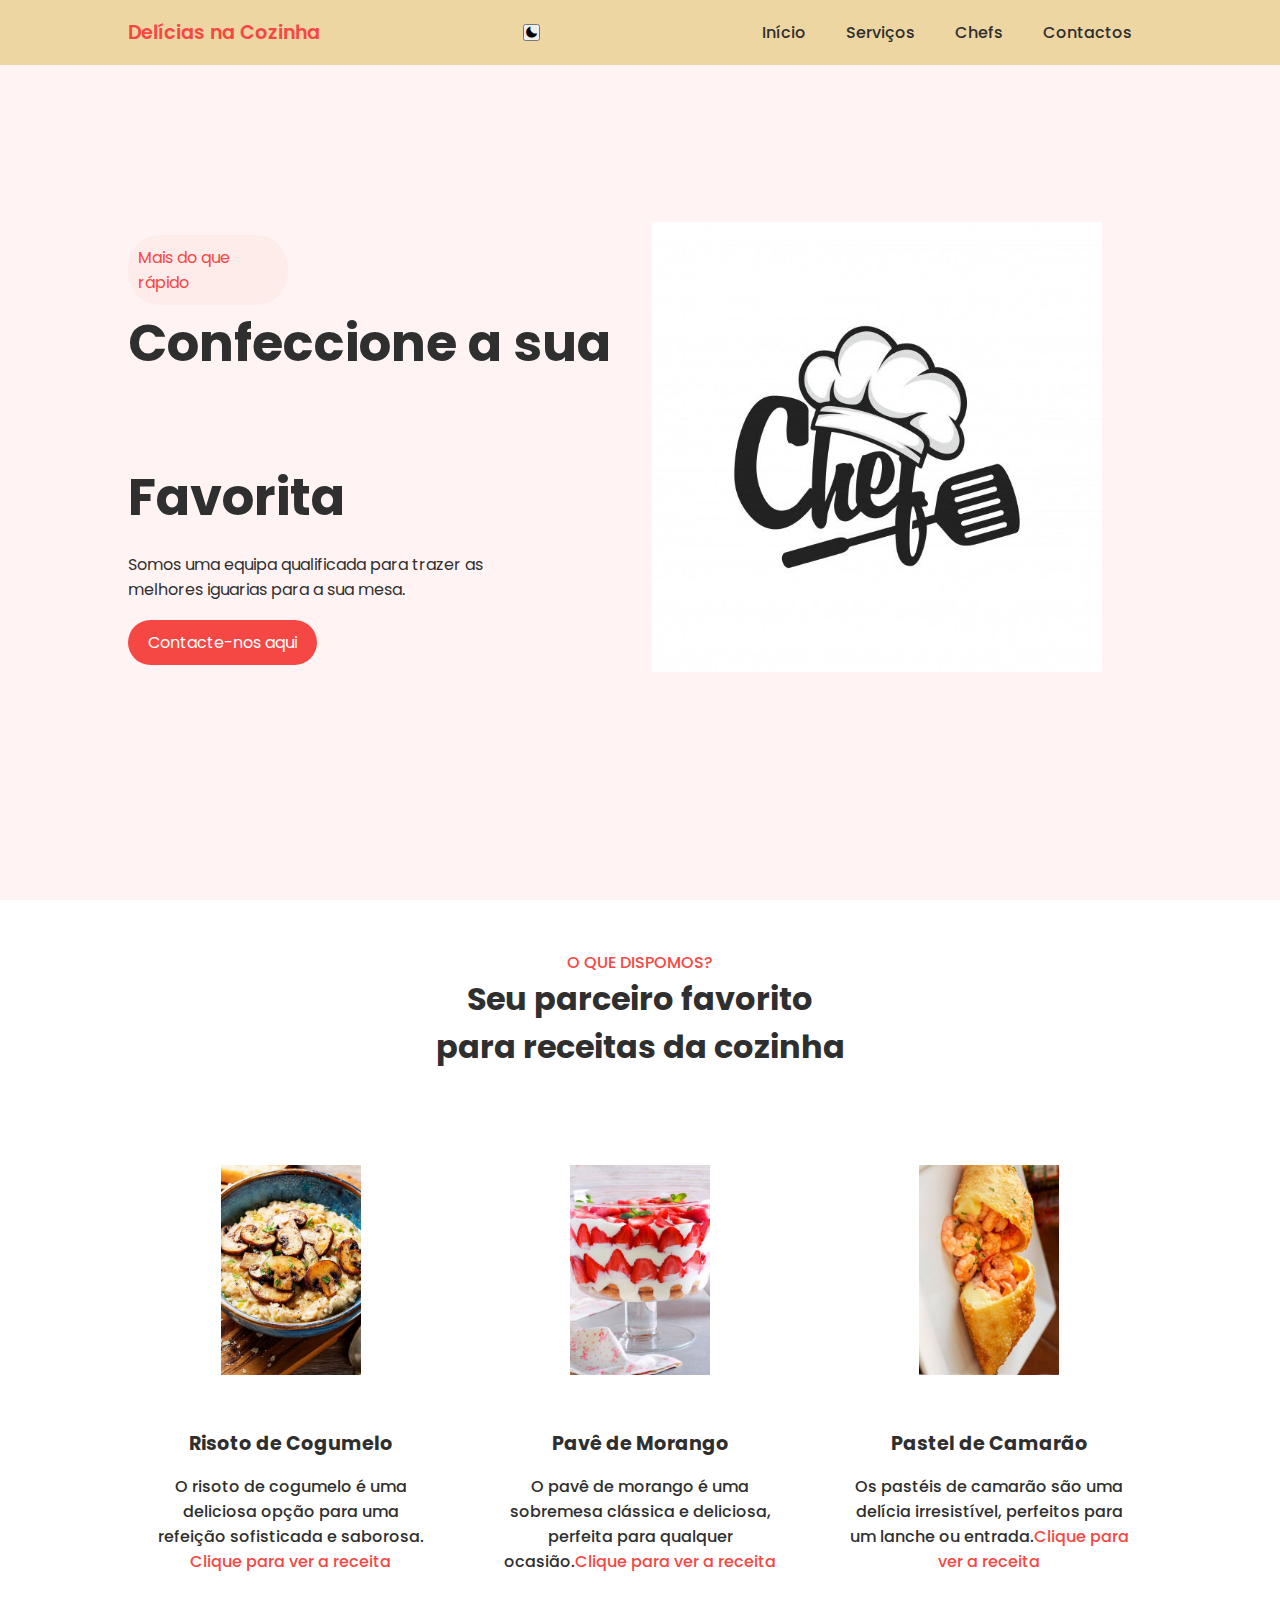
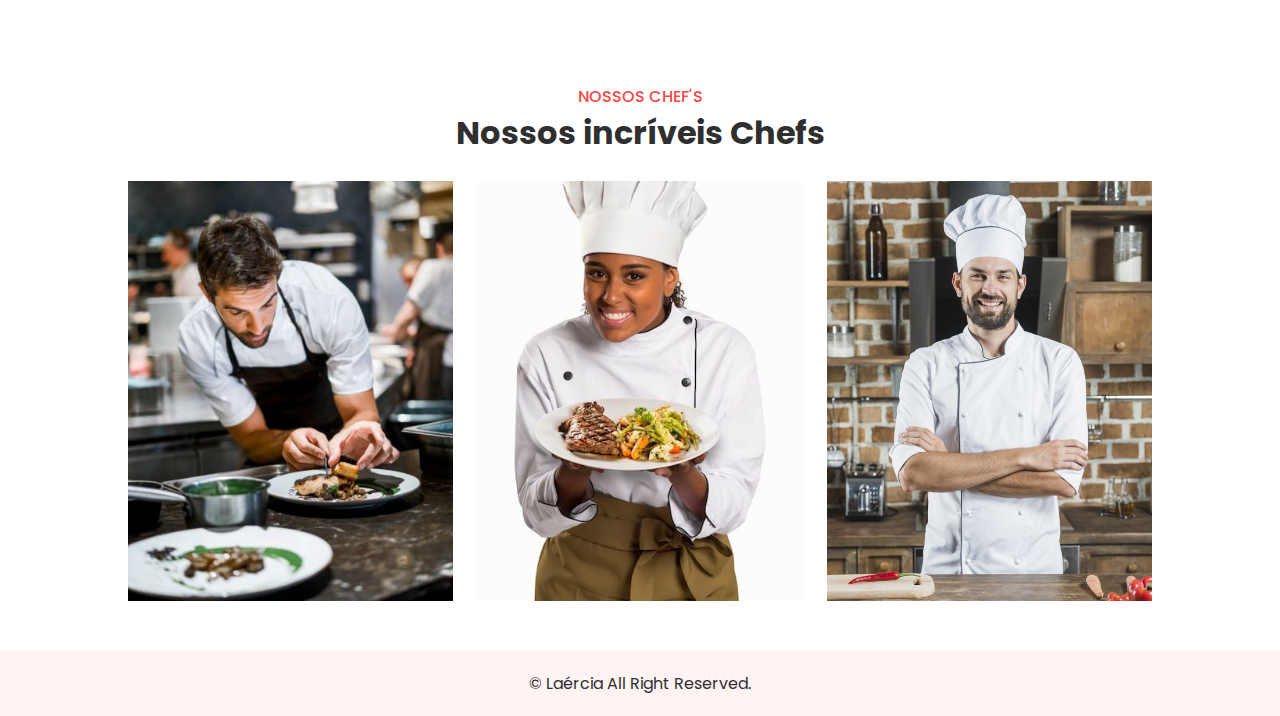
<file: index.html>
<!DOCTYPE html>
<html lang="pt-mz">
<head>
    <meta charset="UTF-8">
    <meta http-equiv="X-UA-Compatible" content="IE=edge">
    <meta name="viewport" content="width=device-width, initial-scale=1.0">
    <title>Delicias na cozinha</title>
    <!-- Box Icons -->
    <link rel="stylesheet" href="https://cdn.jsdelivr.net/npm/boxicons@latest/css/boxicons.min.css">
    <!-- Link To CSS -->
    <link rel="stylesheet" href="css/style.css">
</head>
<body>
    <!-- Navbar -->
    <header>
        <a href="#" class="logo">Delícias na Cozinha</a>
        <div class="bx bx-menu" id="menu-icon"></div>
        <button id="theme-toggle" class="bx bxs-moon"></button>
        <ul class="navbar">
            <li><a href="#home">Início</a></li>
            <li><a href="#services">Serviços</a></li>
            <li><a href="#chefs">Chefs</a></li>
            <li><a href="#contact">Contactos</a></li>
        </ul>
    </header>
    <!-- Home -->
    <section class="home" id="home">
        <div class="home-text">
            <h3>Mais do que rápido</h3>
            <h1>Confeccione a sua <br><span id="typed-text"></span><br> Favorita</h1>
            <p>Somos uma equipa qualificada para trazer as melhores iguarias para a sua mesa.</p>
            <a href="agendar.html" class="btn">Contacte-nos aqui</a>
        </div>
        <div class="home-img">
            <img src="img/Chef logo.png" alt="">
        </div>
    </section>
    <!-- Services -->
    <section class="services" id="services">
        <div class="heading">
            <p>O que Dispomos?</p>
            <h2>Seu parceiro favorito<br>para receitas da cozinha</h2>
        </div>
        <div class="services-container">
            <div class="box">
                <a href="risoto.html">
                    <img src="img/Risoto Cogumelo.png" alt="Risoto de Cogumelo">
                    <h2>Risoto de Cogumelo</h2>
                    <p>O risoto de cogumelo é uma deliciosa opção para uma refeição sofisticada e saborosa. <span>Clique para ver a receita</span></p>
                </a>
            </div>
            <div class="box">
                <a href="pave.html">
                    <img src="img/Pavê de Morango..png" alt="Pavê de morango">
                    <h2>Pavê de Morango</h2>
                    <p>O pavê de morango é uma sobremesa clássica e deliciosa, perfeita para qualquer ocasião.<span>Clique para ver a receita</span></p>
                </a>
            </div>
            <div class="box">
                <a href="salgado.html">
                    <img src="img/Salgado1.png" alt="Pastel de Camarão">
                    <h2>Pastel de Camarão</h2>
                    <p>Os pastéis de camarão são uma delícia irresistível, perfeitos para um lanche ou entrada.<span>Clique para ver a receita</span></p>
                </a>
            </div>
        </div>
    </section>
    <!-- Chef section -->
    <section class="chefs" id="chefs">
        <div class="heading">
            <p>Nossos chef's</p>
            <h2>Nossos incríveis Chefs</h2>
        </div>
        <div class="chefs-container">
            <div class="chef-box">
                <img src="img/Chef1.png" alt="">
                <div class="text">
                    <h2>Elisio Mutexa</h2>
                    <p>Formado em padronização de receitas, e habilidades de cozinha.</p>
                    <a href="agendar.html" class="btn">Entrar em contacto</a>
                </div>
            </div>
            <div class="chef-box">
                <img src="img/Chef2.png" alt="">
                <div class="text">
                    <h2>Laércia Mangoele</h2>
                    <p>Especializada em cozinha internacional, doces e salgados.</p>
                    <a href="agendar.html" class="btn">Entrar em contacto</a>
                </div>
            </div>
            <div class="chef-box">
                <img src="img/Chef3.png" alt="">
                <div class="text">
                    <h2>Edson</h2>
                    <p>Formado em gestão de cozinha e nutrição com técnicas avançadas de culinária.</p>
                    <a href="agendar.html" class="btn">Entrar em contacto</a>
                </div>
            </div>
        </div>
    </section>
    <!-- Contact -->
    <!-- <section class="contact" id="contact">
        <div class="heading">
            <p>Tem uma questão?</p>
            <h2>Contacte-nos</h2>
        </div>
        <div class="contact-form">
            <form action="">
                <input type="text" placeholder="Seu nome">
                <input type="email" placeholder="Digite seu E-mail...">
                <textarea cols="30" rows="10" placeholder="Escreva sua mensagem aqui... "></textarea>
                <input type="button" value="Enviar" class="contact-button">
            </form>
        </div>
    </section> -->
    <!-- Copyright -->
    <div class="copyright">
        <p>&#169; Laércia All Right Reserved.</p>
    </div>

    <!-- Link To Js -->
    <script src="js/main.js"></script>
</body>
</html>
</file>
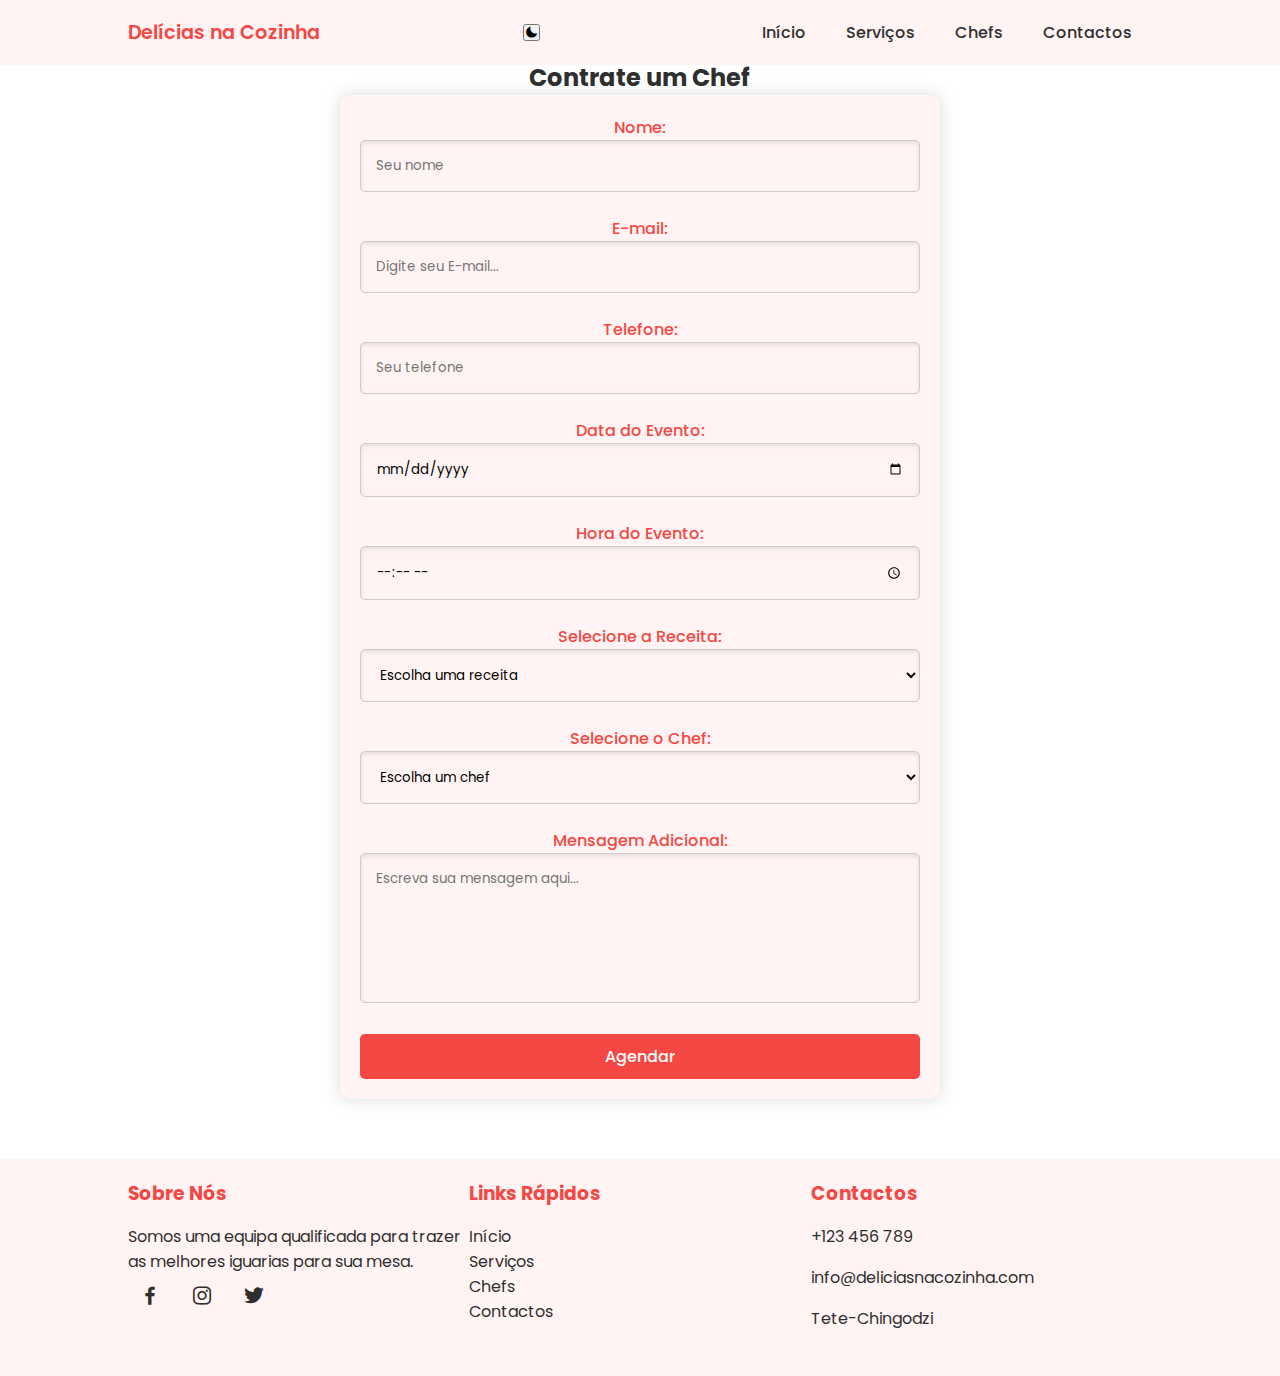
<file: agendar.html>
<!DOCTYPE html>
<html lang="pt-mz">
<head>
    <meta charset="UTF-8">
    <meta http-equiv="X-UA-Compatible" content="IE=edge">
    <meta name="viewport" content="width=device-width, initial-scale=1.0">
    <title>Agendar Receita e Contratar Chef</title>
    <!-- Box Icons -->
    <link rel="stylesheet" href="https://cdn.jsdelivr.net/npm/boxicons@latest/css/boxicons.min.css">
    <!-- Link to CSS -->
    <link rel="stylesheet" href="css/agendar.css">
</head>
<body>
    <!-- Navbar -->
    <header>
        <a href="#" class="logo">Delícias na Cozinha</a>
        <div class="bx bx-menu" id="menu-icon"></div>
        <button id="theme-toggle" class="bx bxs-moon"></button>
        <ul class="navbar">
            <li><a href="index.html#home">Início</a></li>
            <li><a href="index.html#services">Serviços</a></li>
            <li><a href="index.html#chefs">Chefs</a></li>
            <li><a href="index.html#contact">Contactos</a></li>
        </ul>
    </header>
<main>
    <!-- Form Section -->
    <section class="form-section">
        <div class="heading">
            <h2>Contrate um Chef</h2>
        </div>
        <div class="form-container">
            <form>
                <div class="form-group">
                    <label for="name">Nome:</label>
                    <input type="text" id="name" name="name" placeholder="Seu nome" required>
                </div>
                <div class="form-group">
                    <label for="email">E-mail:</label>
                    <input type="email" id="email" name="email" placeholder="Digite seu E-mail..." required>
                </div>
                <div class="form-group">
                    <label for="phone">Telefone:</label>
                    <input type="tel" id="phone" name="phone" placeholder="Seu telefone" required>
                </div>
                <div class="form-group">
                    <label for="event-date">Data do Evento:</label>
                    <input type="date" id="event-date" name="event-date" required>
                </div>
                <div class="form-group">
                    <label for="event-time">Hora do Evento:</label>
                    <input type="time" id="event-time" name="event-time" required>
                </div>
                <div class="form-group">
                    <label for="recipe">Selecione a Receita:</label>
                    <select id="recipe" name="recipe" required>
                        <option value="">Escolha uma receita</option>
                        <option value="risoto_cogumelos">Risoto de Cogumelos</option>
                        <option value="frango_zambeziano">Frango à Zambeziano</option>
                        <option value="pave_morango">Pavê de Morango</option>
                        <option value="mousse_chocolate">Mousse de Chocolate</option>
                    </select>
                </div>
                <div class="form-group">
                    <label for="chef">Selecione o Chef:</label>
                    <select id="chef" name="chef" required>
                        <option value="">Escolha um chef</option>
                        <option value="elisio_mutexa">Elisio Mutexa</option>
                        <option value="laercia_mangoele">Laércia Mangoele</option>
                        <option value="edson">Edson</option>
                    </select>
                </div>
                <div class="form-group">
                    <label for="message">Mensagem Adicional:</label>
                    <textarea id="message" name="message" placeholder="Escreva sua mensagem aqui..."></textarea>
                </div>
                <button type="submit" class="schedule-button">Agendar</button>
            </form>
        </div>
    </section>
  </main>
    <!-- Footer -->
    <footer>
        <div class="container">
            <div>
                <h3>Sobre Nós</h3>
                <p>Somos uma equipa qualificada para trazer as melhores iguarias para sua mesa.</p>
                <div class="redes-sociais">
                    <a href="#"><i class='bx bxl-facebook' ></i></a>
                    <a href="#"><i class='bx bxl-instagram' ></i></a>
                    <a href="#"><i class='bx bxl-twitter' ></i></a>
                </div>
            </div>
            <div>
                <h3>Links Rápidos</h3>
                <ul>
                    <li><a href="#home">Início</a></li>
                    <li><a href="#services">Serviços</a></li>
                    <li><a href="#chefs">Chefs</a></li>
                    <li><a href="#contact">Contactos</a></li>
                </ul>
            </div>
            <div>
                <h3>Contactos</h3>
                <p>+123 456 789</p>
                <p>info@deliciasnacozinha.com</p>
                <p>Tete-Chingodzi</p>
            </div>
        </div>
    </footer>
    <!-- Link to JS -->
    <script src="js/script.js"></script>
</body>
</html>
</file>
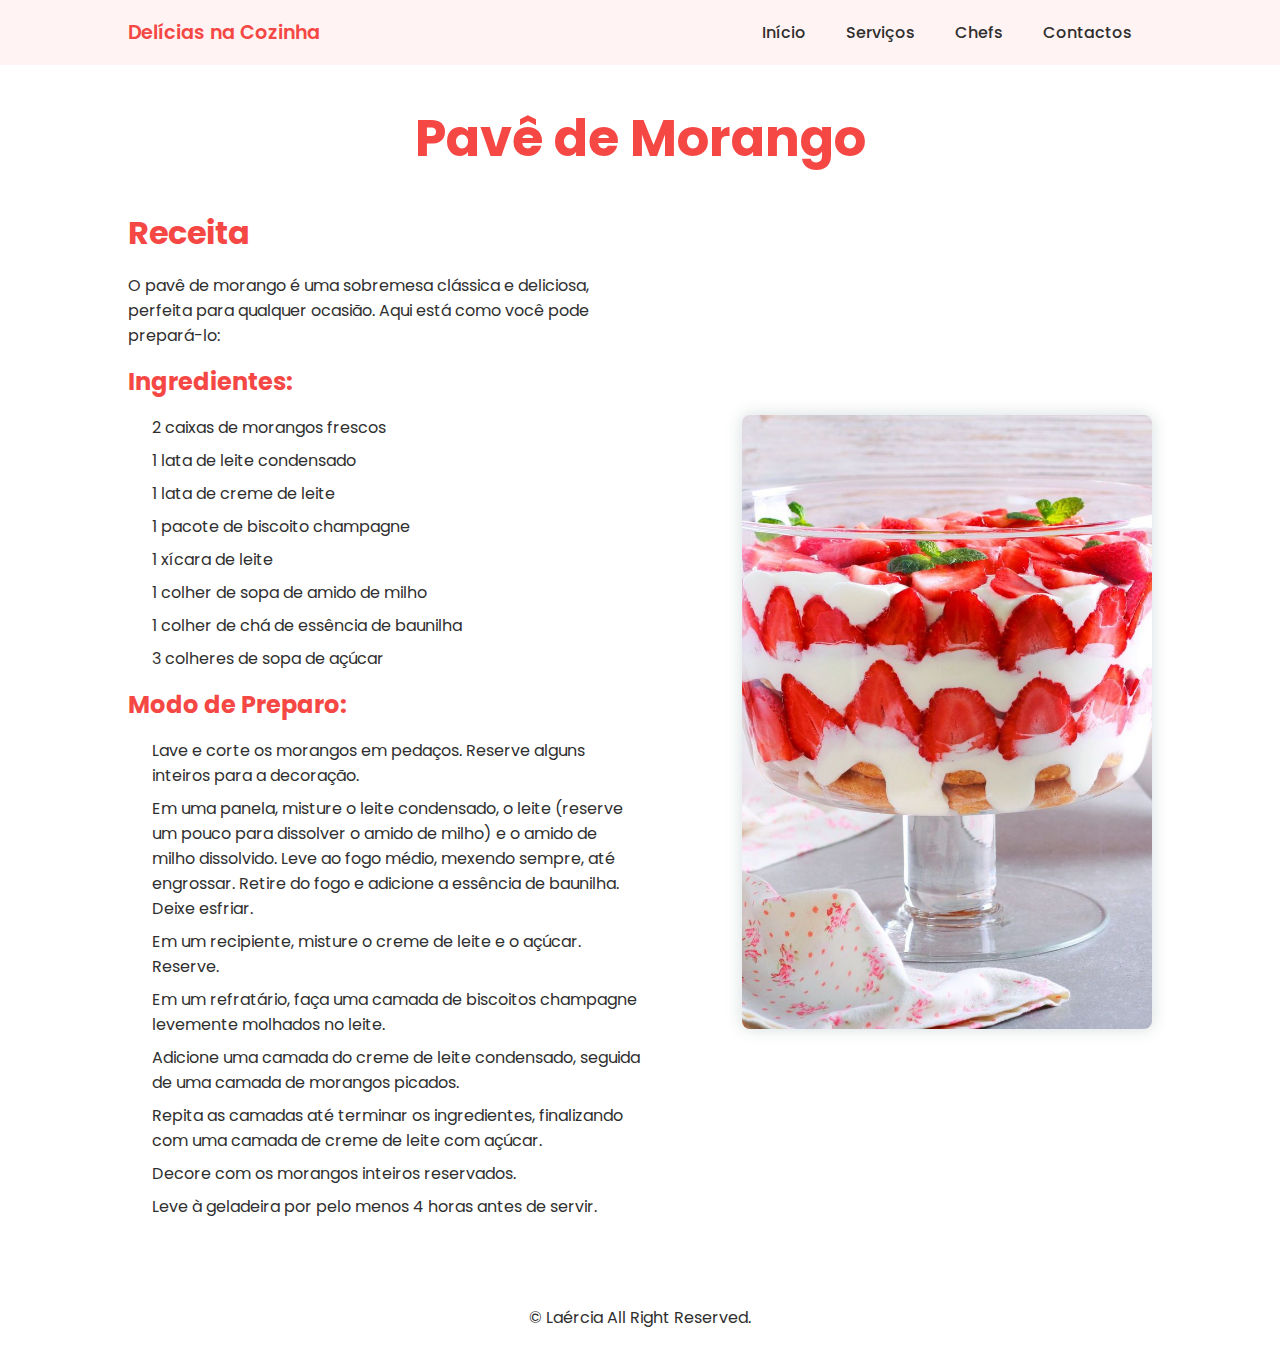
<file: pave.html>
<!DOCTYPE html>
<html lang="pt-mz">

<head>
  <meta charset="UTF-8">
  <meta name="viewport" content="width=device-width, initial-scale=1.0">
  <title>Risoto de Cogumelo</title>
   <!-- Box Icons -->
   <link rel="stylesheet" href="https://cdn.jsdelivr.net/npm/boxicons@latest/css/boxicons.min.css">
  <link rel="stylesheet" href="css/pave.css">
</head>

<body>
  <header>
    <a href="index.html" class="logo">Delícias na Cozinha</a>
    <ul class="navbar">
      <li><a href="index.html#home">Início</a></li>
      <li><a href="index.html#services">Serviços</a></li>
      <li><a href="index.html#chefs">Chefs</a></li>
      <li><a href="index.html#contact">Contactos</a></li>
    </ul>
  </header>
  <section class="recipe-details">
    <div class="heading">
      <h1>Pavê de Morango</h1>
    </div>
    <div class="content">
      <div class="description">
        <h2>Receita</h2>
                <p>O pavê de morango é uma sobremesa clássica e deliciosa, perfeita para qualquer ocasião. Aqui está como você pode prepará-lo:</p>
                <h3>Ingredientes:</h3>
                <ul>
                    <li>2 caixas de morangos frescos</li>
                    <li>1 lata de leite condensado</li>
                    <li>1 lata de creme de leite</li>
                    <li>1 pacote de biscoito champagne</li>
                    <li>1 xícara de leite</li>
                    <li>1 colher de sopa de amido de milho</li>
                    <li>1 colher de chá de essência de baunilha</li>
                    <li>3 colheres de sopa de açúcar</li>
                </ul>
                <h3>Modo de Preparo:</h3>
                <ol>
                    <li>Lave e corte os morangos em pedaços. Reserve alguns inteiros para a decoração.</li>
                    <li>Em uma panela, misture o leite condensado, o leite (reserve um pouco para dissolver o amido de milho) e o amido de milho dissolvido. Leve ao fogo médio, mexendo sempre, até engrossar. Retire do fogo e adicione a essência de baunilha. Deixe esfriar.</li>
                    <li>Em um recipiente, misture o creme de leite e o açúcar. Reserve.</li>
                    <li>Em um refratário, faça uma camada de biscoitos champagne levemente molhados no leite.</li>
                    <li>Adicione uma camada do creme de leite condensado, seguida de uma camada de morangos picados.</li>
                    <li>Repita as camadas até terminar os ingredientes, finalizando com uma camada de creme de leite com açúcar.</li>
                    <li>Decore com os morangos inteiros reservados.</li>
                    <li>Leve à geladeira por pelo menos 4 horas antes de servir.</li>
                </ol>
      </div>
          <img src="img/Pavê de Morango..png" alt="Pavê de Morango">
    </div>

  </section>
  <!-- Copyright -->
  <div class="copyright">
    <p>&#169; Laércia All Right Reserved.</p>
  </div>

  <!-- Link To Js -->
  <script src="js/main.js"></script>
</body>

</html>
</file>
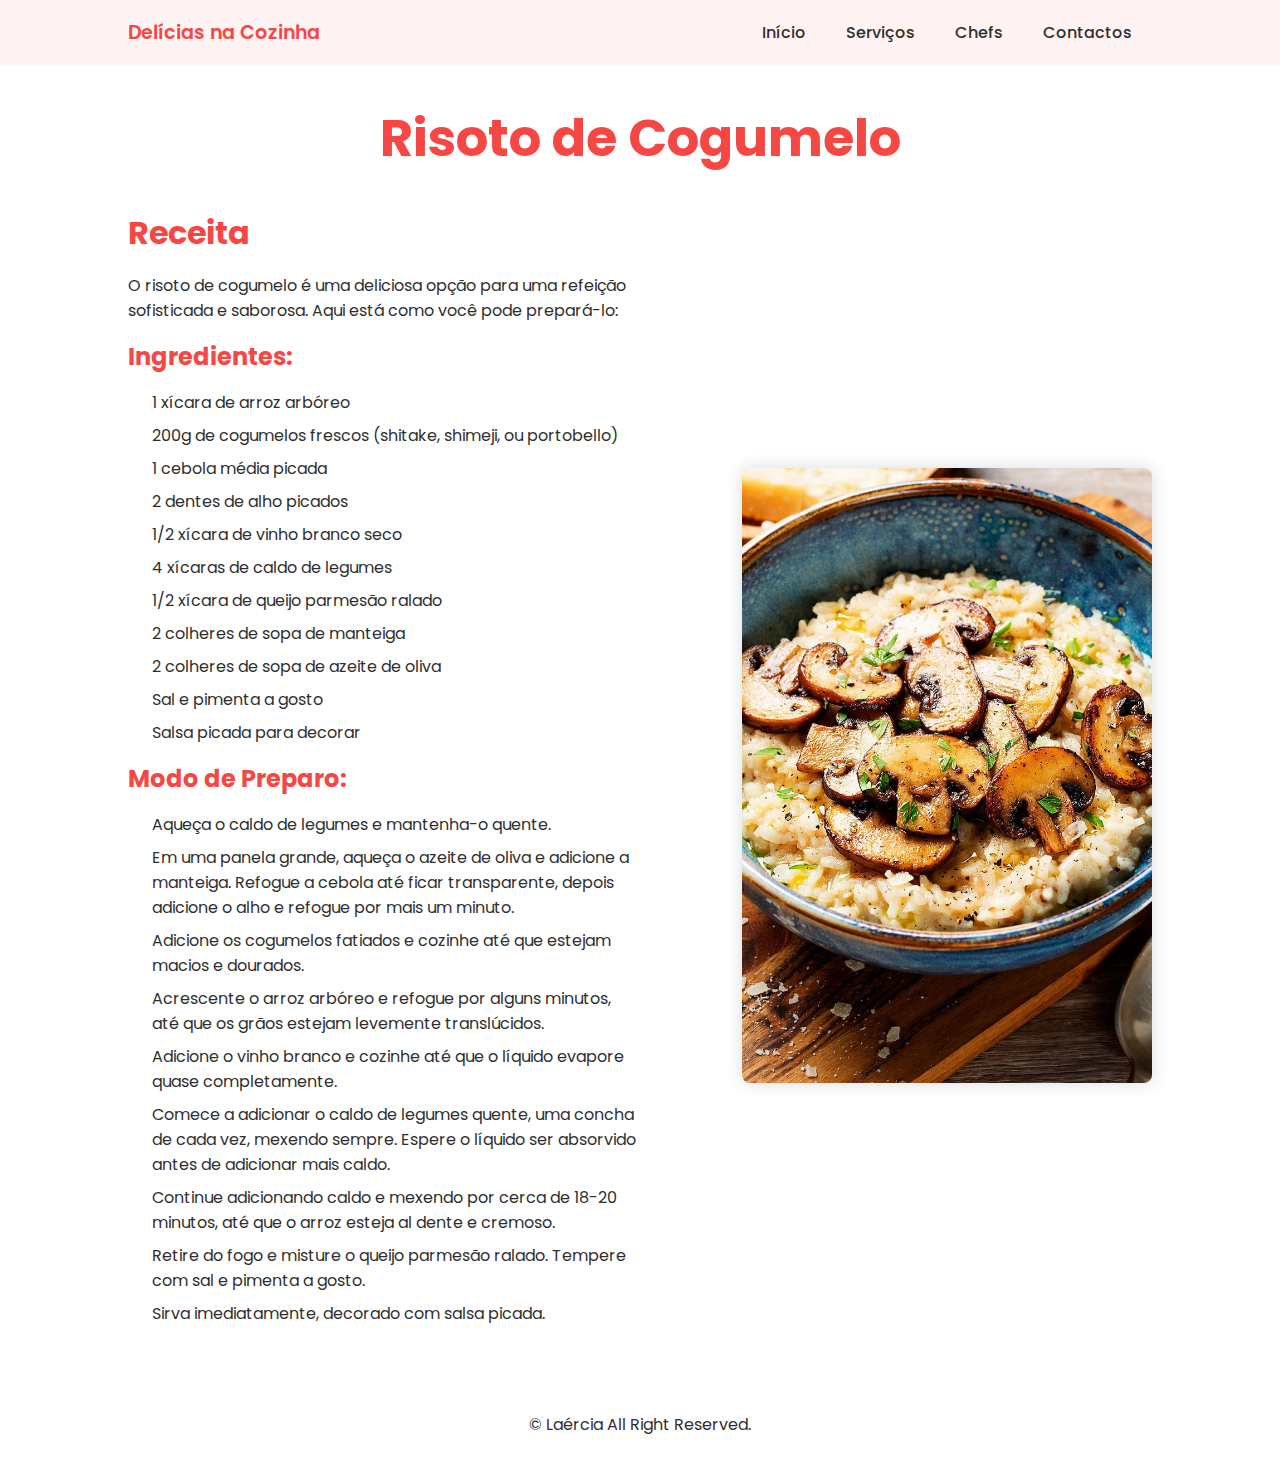
<file: risoto.html>
<!DOCTYPE html>
<html lang="pt-mz">

<head>
  <meta charset="UTF-8">
  <meta name="viewport" content="width=device-width, initial-scale=1.0">
  <title>Risoto de Cogumelo</title>
   <!-- Box Icons -->
   <link rel="stylesheet" href="https://cdn.jsdelivr.net/npm/boxicons@latest/css/boxicons.min.css">
  <link rel="stylesheet" href="css/style2.css">
</head>

<body>
  <header>
    <a href="index.html" class="logo">Delícias na Cozinha</a>
    <ul class="navbar">
      <li><a href="index.html#home">Início</a></li>
      <li><a href="index.html#services">Serviços</a></li>
      <li><a href="index.html#chefs">Chefs</a></li>
      <li><a href="index.html#contact">Contactos</a></li>
    </ul>
  </header>
  <section class="recipe-details">
    <div class="heading">
      <h1>Risoto de Cogumelo</h1>
    </div>
    <div class="content">
      <div class="description">
        <h2>Receita</h2>
        <p>O risoto de cogumelo é uma deliciosa opção para uma refeição sofisticada e saborosa. Aqui está como você pode
          prepará-lo:</p>
        <h3>Ingredientes:</h3>
        <ul>
          <li>1 xícara de arroz arbóreo</li>
          <li>200g de cogumelos frescos (shitake, shimeji, ou portobello)</li>
          <li>1 cebola média picada</li>
          <li>2 dentes de alho picados</li>
          <li>1/2 xícara de vinho branco seco</li>
          <li>4 xícaras de caldo de legumes</li>
          <li>1/2 xícara de queijo parmesão ralado</li>
          <li>2 colheres de sopa de manteiga</li>
          <li>2 colheres de sopa de azeite de oliva</li>
          <li>Sal e pimenta a gosto</li>
          <li>Salsa picada para decorar</li>
        </ul>
        <h3>Modo de Preparo:</h3>
        <ol>
          <li>Aqueça o caldo de legumes e mantenha-o quente.</li>
          <li>Em uma panela grande, aqueça o azeite de oliva e adicione a manteiga. Refogue a cebola até ficar
            transparente, depois adicione o alho e refogue por mais um minuto.</li>
          <li>Adicione os cogumelos fatiados e cozinhe até que estejam macios e dourados.</li>
          <li>Acrescente o arroz arbóreo e refogue por alguns minutos, até que os grãos estejam levemente translúcidos.
          </li>
          <li>Adicione o vinho branco e cozinhe até que o líquido evapore quase completamente.</li>
          <li>Comece a adicionar o caldo de legumes quente, uma concha de cada vez, mexendo sempre. Espere o líquido ser
            absorvido antes de adicionar mais caldo.</li>
            <li>Continue adicionando caldo e mexendo por cerca de 18-20 minutos, até que o arroz esteja al dente e
              cremoso.</li>
              <li>Retire do fogo e misture o queijo parmesão ralado. Tempere com sal e pimenta a gosto.</li>
              <li>Sirva imediatamente, decorado com salsa picada.</li>
            </ol>
          </div>
          <img src="img/Risoto Cogumelo.png" alt="Risoto de Cogumelo">
    </div>

  </section>
  <!-- Copyright -->
  <div class="copyright">
    <p>&#169; Laércia All Right Reserved.</p>
  </div>

  <!-- Link To Js -->
  <script src="js/main.js"></script>
</body>

</html>
</file>
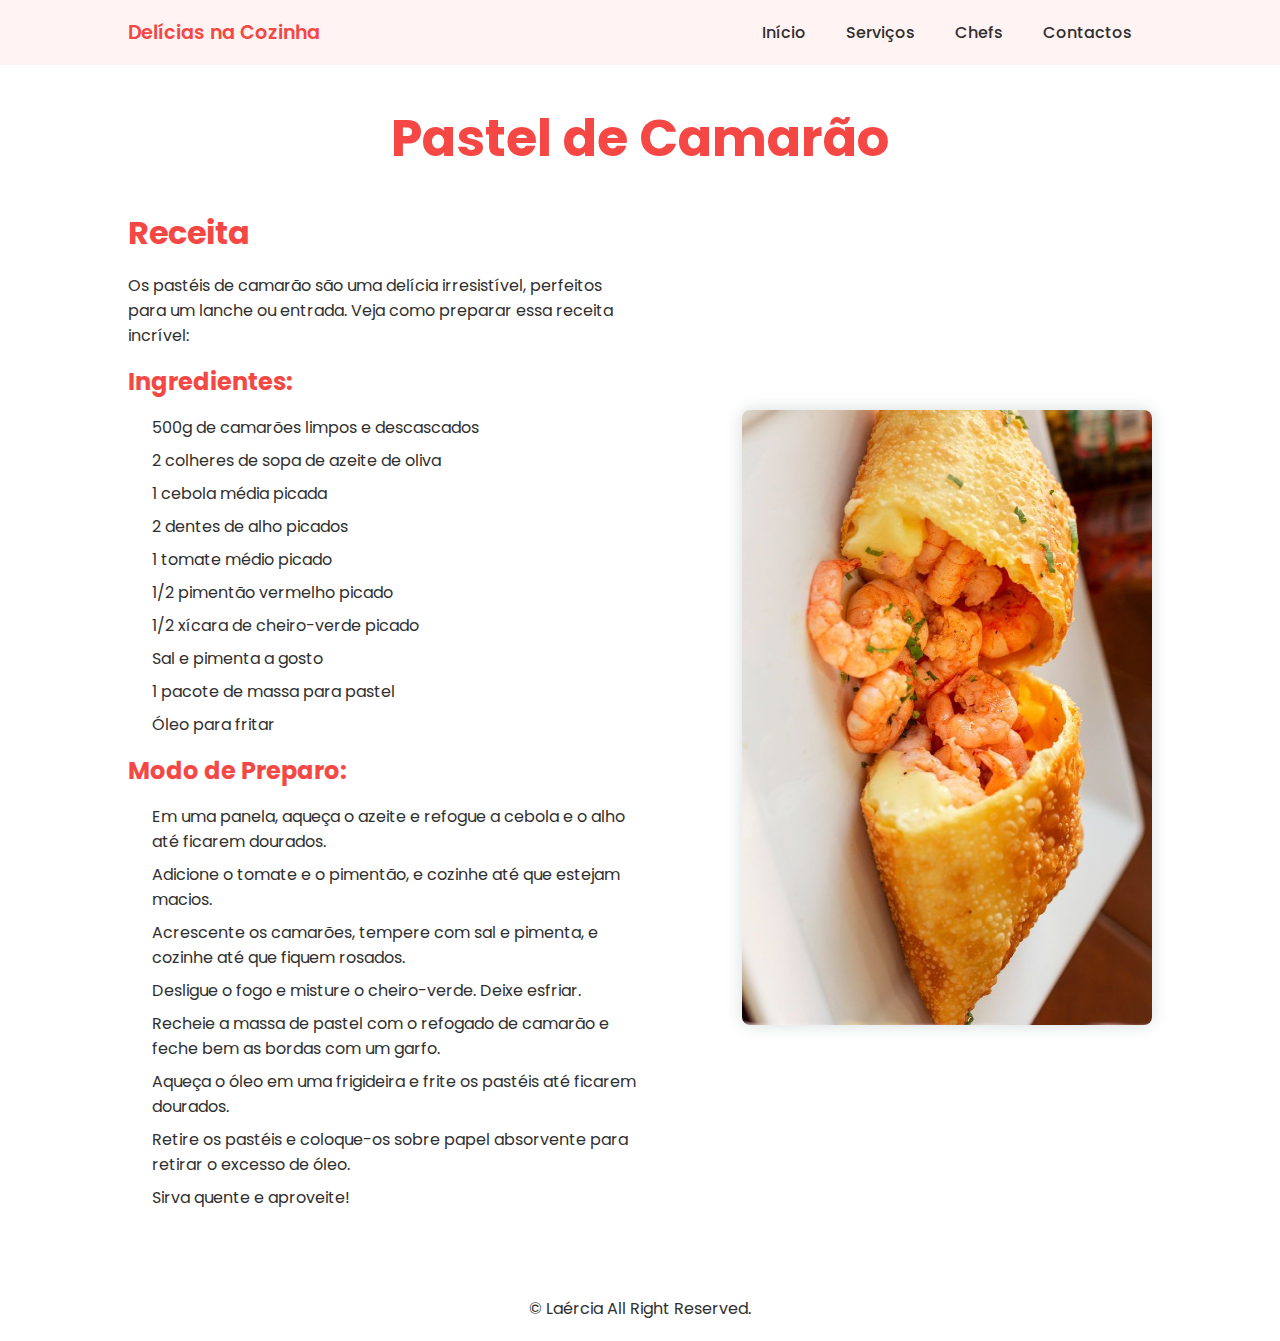
<file: salgado.html>
<!DOCTYPE html>
<html lang="pt-mz">

<head>
  <meta charset="UTF-8">
  <meta name="viewport" content="width=device-width, initial-scale=1.0">
  <title>Risoto de Cogumelo</title>
   <!-- Box Icons -->
   <link rel="stylesheet" href="https://cdn.jsdelivr.net/npm/boxicons@latest/css/boxicons.min.css">
  <link rel="stylesheet" href="css/pave.css">
</head>

<body>
  <header>
    <a href="index.html" class="logo">Delícias na Cozinha</a>
    <ul class="navbar">
      <li><a href="index.html#home">Início</a></li>
      <li><a href="index.html#services">Serviços</a></li>
      <li><a href="index.html#chefs">Chefs</a></li>
      <li><a href="index.html#contact">Contactos</a></li>
    </ul>
  </header>
  <section class="recipe-details">
    <div class="heading">
      <h1>Pastel de Camarão</h1>
    </div>
    <div class="content">
      <div class="description">
        <h2>Receita</h2>
        <p>Os pastéis de camarão são uma delícia irresistível, perfeitos para um lanche ou entrada. Veja como preparar essa receita incrível:</p>
        <h3>Ingredientes:</h3>
        <ul>
            <li>500g de camarões limpos e descascados</li>
            <li>2 colheres de sopa de azeite de oliva</li>
            <li>1 cebola média picada</li>
            <li>2 dentes de alho picados</li>
            <li>1 tomate médio picado</li>
            <li>1/2 pimentão vermelho picado</li>
            <li>1/2 xícara de cheiro-verde picado</li>
            <li>Sal e pimenta a gosto</li>
            <li>1 pacote de massa para pastel</li>
            <li>Óleo para fritar</li>
        </ul>
        <h3>Modo de Preparo:</h3>
        <ol>
            <li>Em uma panela, aqueça o azeite e refogue a cebola e o alho até ficarem dourados.</li>
            <li>Adicione o tomate e o pimentão, e cozinhe até que estejam macios.</li>
            <li>Acrescente os camarões, tempere com sal e pimenta, e cozinhe até que fiquem rosados.</li>
            <li>Desligue o fogo e misture o cheiro-verde. Deixe esfriar.</li>
            <li>Recheie a massa de pastel com o refogado de camarão e feche bem as bordas com um garfo.</li>
            <li>Aqueça o óleo em uma frigideira e frite os pastéis até ficarem dourados.</li>
            <li>Retire os pastéis e coloque-os sobre papel absorvente para retirar o excesso de óleo.</li>
            <li>Sirva quente e aproveite!</li>
        </ol>
    </div>
          <img src="img/Salgado1.png" alt="Pastel de Camarão">
    </div>

  </section>
  <!-- Copyright -->
  <div class="copyright">
    <p>&#169; Laércia All Right Reserved.</p>
  </div>

  <!-- Link To Js -->
  <script src="js/main.js"></script>
</body>

</html>
</file>
<file: css/style.css>
/* Google Fonts */
@import url("https://fonts.googleapis.com/css2?family=Poppins:wght@300;400;500;600;700&display=swap");

* {
    margin: 0;
    padding: 0;
    scroll-behavior: smooth;
    box-sizing: border-box;
    scroll-padding-top: 2rem;
    list-style: none;
    text-decoration: none;
    font-family: "Poppins", sans-serif;
}

/* Tema claro */
:root {
    --main-color: #f54744;
    --text-color: #2f2f2f;
    --bg-color: #fff;
    --box-shadow: 0 0 16px 1px rgb(14 52 54 / 15%);
    --big-font: 3.2rem;
    --h2-font: 2rem;
    --header-bg-color:#EED6A2;
    --home-bg-color: #fff4f3;
    --copyright-bg-color: #fff4f3;
}

/* Tema escuro */
body.dark-mode {
    --main-color: #ff6f61;
    --text-color: #f0f0f0;
    --bg-color: #331f13;
    --box-shadow: 0 0 16px 1px rgb(255 255 255 / 15%);
    --header-bg-color:#2f2f2f;
    --home-bg-color: #41423c; /* Novo background para .home no modo escuro */
    --copyright-bg-color: #2f2f2f; /* Novo background para .copyright no modo escuro */
}

section {
    padding: 50px 10%;
}

body {
    color: var(--text-color);
    background: var(--bg-color);
}

header {
    position: fixed;
    width: 100%;
    top: 0;
    right: 0;
    z-index: 1000;
    display: flex;
    align-items: center;
    justify-content: space-between;
    background: var(--header-bg-color);
    padding: 18px 10%;
}

.logo {
    font-size: 1.2rem;
    font-weight: 600;
    color: var(--main-color);
}

.navbar {
    display: flex;
}

.navbar a {
    font-size: 1rem;
    padding: 10px 20px;
    color: var(--text-color);
    font-weight: 500;
}

.navbar a:hover {
    background: var(--main-color);
    color: #fff;
    border-radius: 2rem;
}

#menu-icon {
    font-size: 2rem;
    cursor: pointer;
    display: none;
}

.home {
    width: 100%;
    min-height: 100vh;
    display: grid;
    grid-template-columns: repeat(2, 1fr);
    align-items: center;
    background: var(--home-bg-color);
    gap: 1.5rem;
}

.home-img img {
    width: 90%;
}

.home-text h3 {
    color: var(--main-color);
    font-size: 1rem;
    font-weight: 400;
    padding: 10px;
    width: 160px;
    border-radius: 2rem;
    background: #feeceb;
}

.home-text h1 {
    font-size: var(--big-font);
}

.home-text span {
    color: var(--main-color);
}

.home-text p {
    max-width: 80%;
    margin: 1rem 0 1.1rem;
}

.btn {
    background: var(--main-color);
    display: inline-block;
    padding: 10px 20px;
    border-radius: 2rem;
    color: #fff;
}

.btn:hover {
    background: #fc5552;
}

.heading {
    text-align: center;
}

.heading p {
    text-transform: uppercase;
    font-weight: 500;
    color: var(--main-color);
}

.heading h2 {
    font-size: var(--h2-font);
}

.services-container {
    display: grid;
    grid-template-columns: repeat(auto-fit, minmax(220px, auto));
    gap: 1.5rem;
    margin-top: 4rem;
}

.box {
    display: flex;
    flex-direction: column;
    align-items: center;
    text-align: center;
}

.box span {
    color: var(--main-color);
}

.box img {
    width: 100%;
    height: 250px;
    object-fit: contain;
    object-position: center;
    padding: 20px;
    background: var(--second-color);
    border-radius: 0.5rem;
}

.box a {
    font-size: 1rem;
    padding: 10px 20px;
    color: var(--text-color);
    font-weight: 500;
}

.box h2 {
    font-size: 1.2rem;
    margin: 1.7rem 0 1rem;
}

.chefs .chefs-container {
    display: flex;
    flex-wrap: wrap;
    gap: 1.5rem;
    margin-top: 1.5rem;
}

.chefs .chefs-container .chef-box {
    position: relative;
    height: 420px;
    flex: 1 1 18rem;
    overflow: hidden;
}

.chefs .chefs-container .chef-box img {
    width: 100%;
    height: 100%;
    object-fit: cover;
}

.chefs .chefs-container .chef-box .text {
    position: absolute;
    top: -100%;
    left: 0;
    width: 100%;
    height: 100%;
    text-align: center;
    padding: 20px;
    padding-top: 8rem;
    background: rgba(255, 244, 243, 0.78);
    transition: 0.5s;
}

.chefs .chefs-container .chef-box:hover .text {
    top: 0;
}

.chef-box .text h2 {
    font-size: 1.2rem;
}

.chef-box .text p {
    margin: 0.4rem 0 1rem;
}

.contact-form {
    display: flex;
    justify-content: center;
    margin-top: 4rem;
}

.contact-form form {
    display: flex;
    flex-direction: column;
}

.contact-form form input,
textarea {
    width: 400px;
    padding: 14px;
    margin-bottom: 10px;
    border-radius: 0.5rem;
    border: none;
    outline: none;
    background: #fff4f3;
}

.contact-form form textarea {
    resize: none;
    height: 200px;
}

.contact-form form .contact-button {
    font-weight: 500;
    color: #fff;
    background: var(--main-color);
    cursor: pointer;
}

.contact-form form .contact-button:hover {
    background: #fc5552;
}

.copyright {
    background: var(--copyright-bg-color);
    padding: 20px;
    text-align: center;
}

/* Making Responsive */
@media (max-width: 991px) {
    header {
        padding: 10px 4%;
    }
    section {
        padding: 50px 4%;
    }
    :root {
        --big-font: 2.7rem;
        --h2-font: 1.7rem;
    }
}

@media (max-width: 768px) {
    :root {
        --big-font: 2rem;
        --h2-font: 1.4rem;
    }
    #menu-icon {
        display: initial;
        color: var(--text-color);
    }
    header .navbar {
        position: absolute;
        top: -400px;
        left: 0;
        right: 0;
        display: flex;
        flex-direction: column;
        text-align: center;
        background: #fff4f3;
        box-shadow: 0 4px 4px rgb(0 0 0 / 10%);
        transition: 0.5s;
    }
    .navbar.active {
        top: 100%;
    }
    .navbar a {
        padding: 1.5rem;
        display: block;
    }
    .navbar a:hover {
        color: var(--main-color);
        background: none;
    }
    .home {
        grid-template-columns: 1fr;
    }
    .home-text {
        padding-top: 2rem;
    }
}

@media (max-width: 415px) {
    .contact-form form input,
    textarea {
        width: auto;
    }
}
</file>
<file: css/agendar.css>
/* Google Fonts */
@import url("https://fonts.googleapis.com/css2?family=Poppins:wght@300;400;500;600;700&display=swap");
* {
  margin: 0;
  padding: 0;
  scroll-behavior: smooth;
  box-sizing: border-box;
  scroll-padding-top: 2rem;
  list-style: none;
  text-decoration: none;
  font-family: "Poppins", sans-serif;
}

/* Tema claro */
:root {
  --main-color: #f54744;
  --text-color: #2f2f2f;
  --bg-color: #fff;
  --input-bg-color: #fff4f3;
  --box-shadow: 0 0 16px 1px rgb(14 52 54 / 15%);
  --big-font: 3.2rem;
  --h2-font: 2rem;
}

/* Tema escuro */
body.dark-mode {
  --main-color: #ff6f61;
  --text-color: #f0f0f0;
  --bg-color: #2f2f2f;
  --input-bg-color: #3b3b3b;
  --box-shadow: 0 0 16px 1px rgb(255 255 255 / 15%);
}

body {
  color: var(--text-color);
  background: var(--bg-color);
}

/* Navbar */
header {
  position: fixed;
  width: 100%;
  top: 0;
  right: 0;
  z-index: 1000;
  display: flex;
  align-items: center;
  justify-content: space-between;
  background: #fff4f3;
  padding: 18px 10%;
}

.logo {
  font-size: 1.2rem;
  font-weight: 600;
  color: var(--main-color);
}

.navbar {
  display: flex;
}

.navbar a {
  font-size: 1rem;
  padding: 10px 20px;
  color: var(--text-color);
  font-weight: 500;
}

.navbar a:hover {
  background: var(--main-color);
  color: #fff;
  border-radius: 2rem;
}

#menu-icon {
  font-size: 2rem;
  cursor: pointer;
  display: none;
}
main {
  flex: 1;
  padding: 60px 5%;
  text-align: center;
}

/* Form Section */
form-section {
  padding: 100px 10% 50px;
}

form-section .heading {
  text-align: center;
  margin-bottom: 2rem;
}

form-section .heading h2 {
  font-size: var(--h2-font);
  color: var(--main-color);
}

.form-container {
  background: var(--input-bg-color);
  padding: 20px;
  border-radius: 10px;
  box-shadow: var(--box-shadow);
  max-width: 600px;
  margin: auto;
}

.form-container form {
  display: flex;
  flex-direction: column;
}

.form-container .form-group {
  margin-bottom: 1.5rem;
}

.form-container label {
  margin-bottom: 0.5rem;
  font-weight: 500;
  color: var(--main-color);
}

.form-container input,
.form-container select,
.form-container textarea {
  width: 100%;
  padding: 15px;
  border: 1px solid #ccc;
  border-radius: 5px;
  background: var(--input-bg-color);
  box-shadow: inset 0 2px 4px rgba(0, 0, 0, 0.1);
  transition: all 0.3s;
}

.form-container input:focus,
.form-container select:focus,
.form-container textarea:focus {
  border-color: var(--main-color);
  outline: none;
  box-shadow: 0 0 5px var(--main-color);
}

.form-container .form-group textarea {
  resize: none;
  height: 150px;
}

.form-container .schedule-button {
  background: var(--main-color);
  color: #fff;
  padding: 10px;
  border: none;
  border-radius: 5px;
  cursor: pointer;
  font-size: 1rem;
  font-weight: 500;
  transition: background 0.3s;
}

.form-container .schedule-button:hover {
  background: #fc5552;
}

/* Footer */
footer {
  /* 
  text-align: center;
  margin-top: 3rem; */
  background: var(--input-bg-color);
  padding: 20px 10%;
  display: grid;
  grid-template-columns: repeat(auto-fit, minmax(280px, auto));
  gap: 1.5rem;
}

footer .container {
  display: flex;
  flex-wrap: wrap;
  justify-content: space-between;
}

footer .container div,
footer .container ul {
  flex: 1 1 200px;
  margin-bottom: 1rem;
}

footer h3 {
  color: var(--main-color);
  margin-bottom: 1rem;
}

footer p,
footer li a{
  color: var(--text-color);
}
footer li a:hover{
  background: var(--main-color);
  color:  var(--text-color)
}


footer .redes-sociais {
  display: flex;
  align-items: center;
  column-gap: 0.5rem;
}

footer .redes-sociais a .bx{
  font-size: 24px;
  color: var(--text-color);
  padding: 10px;
  background: var(--second-color);
  border-radius: 5rem;
}

footer .redes-sociais a .bx:hover{
  background: var(--main-color);
  color: var(--bg-color);
}

footer p {
  margin-top: 1rem;
}

/* Making Responsive */
@media (max-width: 991px) {
  header {
    padding: 10px 4%;
  }
  form-section {
    padding: 50px 4%;
  }
  :root {
    --big-font: 2.7rem;
    --h2-font: 1.7rem;
  }
}

@media (max-width: 768px) {
  :root {
    --big-font: 2rem;
    --h2-font: 1.4rem;
  }
  .home {
    padding-top: 200px; 
  }
  #menu-icon {
    display: initial;
    color: var(--text-color);
  }
  header .navbar {
    position: absolute;
    top: -400px;
    left: 0;
    right: 0;
    display: flex;
    flex-direction: column;
    text-align: center;
    background: #fff4f3;
    box-shadow: 0 4px 4px rgb(0 0 0 / 10%);
    transition: 0.5s;
  }
  .navbar.active {
    top: 100%;
  }
  .navbar a {
    padding: 1.5rem;
    display: block;
  }
  .navbar a:hover {
    color: var(--main-color);
    background: none;
  }
}

@media (max-width: 415px) {
  .contact-form form input,
  textarea {
    width: auto;
  }
}
</file>
<file: css/pave.css>
@import url("https://fonts.googleapis.com/css2?family=Poppins:wght@300;400;500;600;700&display=swap");
/* Estilos base */
* {
  margin: 0;
  padding: 0;
  scroll-behavior: smooth;
  box-sizing: border-box;
  scroll-padding-top: 2rem;
  list-style: none;
  text-decoration: none;
  font-family: "Poppins", sans-serif;
}
:root {
  --main-color: #f54744;
  --text-color: #2f2f2f;
  --bg-color: #fff;
  --box-shadow: 0 0 16px 1px rgb(14 52 54 / 15%);
  --big-font: 3.2rem;
  --h2-font: 2rem;
}
body {
  color: var(--text-color);
  background: var(--bg-color);
}
header {
  position: fixed;
  width: 100%;
  top: 0;
  right: 0;
  z-index: 1000;
  display: flex;
  align-items: center;
  justify-content: space-between;
  background: #fff4f3;
  padding: 18px 10%;
}
.logo {
  font-size: 1.2rem;
  font-weight: 600;
  color: var(--main-color);
}
.navbar {
  display: flex;
}
.navbar a {
  font-size: 1rem;
  padding: 10px 20px;
  color: var(--text-color);
  font-weight: 500;
}
.navbar a:hover {
  background: var(--main-color);
  color: #fff;
  border-radius: 2rem;
}
.recipe-details {
  padding: 100px 10% 50px; /* Adiciona espaçamento superior para a navegação fixa */
}
.recipe-details .heading {
  text-align: center;
  margin-bottom: 2rem;
}
.recipe-details .heading h1 {
  font-size: var(--big-font);
  color: var(--main-color);
}
.recipe-details .content {
  display: flex;
  align-items: center;
  justify-content: space-between;
  gap: 2rem;
}
.recipe-details .content .description {
  max-width: 50%;
}
.recipe-details .content .description h2 {
  font-size: var(--h2-font);
  margin-bottom: 1rem;
  color: var(--main-color);
}
.recipe-details .content .description h3 {
  font-size: 1.5rem;
  margin-top: 1rem;
  color: var(--main-color);
}
.recipe-details .content .description ul,
.recipe-details .content .description ol {
  margin: 1rem 0;
  padding-left: 1.5rem;
}
.recipe-details .content .description ul li,
.recipe-details .content .description ol li {
  margin-bottom: 0.5rem;
}
.recipe-details .content img {
  max-width: 40%; /* Reduz a dimensão da imagem */
  height: auto;
  border-radius: 0.5rem;
  box-shadow: var(--box-shadow);
}
.copyright {
  padding: 20px;
  text-align: center;
}
/* Making Responsive */
@media (max-width: 991px) {
  header {
      padding: 10px 4%;
  }
  :root {
      --big-font: 2.7rem;
      --h2-font: 1.7rem;
  }
  .recipe-details .content {
      flex-direction: column;
  }
  .recipe-details .content .description,
  .recipe-details .content img {
      max-width: 100%;
  }
}
@media (max-width: 768px) {
  :root {
      --big-font: 2rem;
      --h2-font: 1.4rem;
  }
  .recipe-details {
      padding: 100px 4% 50px;
  }
}
@media (max-width: 415px) {
  .recipe-details .content .description {
      padding: 0 1rem;
  }
}
</file>
<file: css/style2.css>
@import url("https://fonts.googleapis.com/css2?family=Poppins:wght@300;400;500;600;700&display=swap");
/* Estilos base */
* {
  margin: 0;
  padding: 0;
  scroll-behavior: smooth;
  box-sizing: border-box;
  scroll-padding-top: 2rem;
  list-style: none;
  text-decoration: none;
  font-family: "Poppins", sans-serif;
}
:root {
  --main-color: #f54744;
  --text-color: #2f2f2f;
  --bg-color: #fff;
  --box-shadow: 0 0 16px 1px rgb(14 52 54 / 15%);
  --big-font: 3.2rem;
  --h2-font: 2rem;
}
body {
  color: var(--text-color);
  background: var(--bg-color);
}
header {
  position: fixed;
  width: 100%;
  top: 0;
  right: 0;
  z-index: 1000;
  display: flex;
  align-items: center;
  justify-content: space-between;
  background: #fff4f3;
  padding: 18px 10%;
}
.logo {
  font-size: 1.2rem;
  font-weight: 600;
  color: var(--main-color);
}
.navbar {
  display: flex;
}
.navbar a {
  font-size: 1rem;
  padding: 10px 20px;
  color: var(--text-color);
  font-weight: 500;
}
.navbar a:hover {
  background: var(--main-color);
  color: #fff;
  border-radius: 2rem;
}
.recipe-details {
  padding: 100px 10% 50px; /* Adiciona espaçamento superior para a navegação fixa */
}
.recipe-details .heading {
  text-align: center;
  margin-bottom: 2rem;
}
.recipe-details .heading h1 {
  font-size: var(--big-font);
  color: var(--main-color);
}
.recipe-details .content {
  display: flex;
  align-items: center;
  justify-content: space-between;
  gap: 2rem;
}
.recipe-details .content .description {
  max-width: 50%;
}
.recipe-details .content .description h2 {
  font-size: var(--h2-font);
  margin-bottom: 1rem;
  color: var(--main-color);
}
.recipe-details .content .description h3 {
  font-size: 1.5rem;
  margin-top: 1rem;
  color: var(--main-color);
}
.recipe-details .content .description ul,
.recipe-details .content .description ol {
  margin: 1rem 0;
  padding-left: 1.5rem;
}
.recipe-details .content .description ul li,
.recipe-details .content .description ol li {
  margin-bottom: 0.5rem;
}
.recipe-details .content img {
  max-width: 40%; /* Reduz a dimensão da imagem */
  height: auto;
  border-radius: 0.5rem;
  box-shadow: var(--box-shadow);
}
.copyright {
  padding: 20px;
  text-align: center;
}
/* Making Responsive */
@media (max-width: 991px) {
  header {
      padding: 10px 4%;
  }
  :root {
      --big-font: 2.7rem;
      --h2-font: 1.7rem;
  }
  .recipe-details .content {
      flex-direction: column;
  }
  .recipe-details .content .description,
  .recipe-details .content img {
      max-width: 100%;
  }
}
@media (max-width: 768px) {
  :root {
      --big-font: 2rem;
      --h2-font: 1.4rem;
  }
  .recipe-details {
      padding: 100px 4% 50px;
  }
}
@media (max-width: 415px) {
  .recipe-details .content .description {
      padding: 0 1rem;
  }
}
</file>
